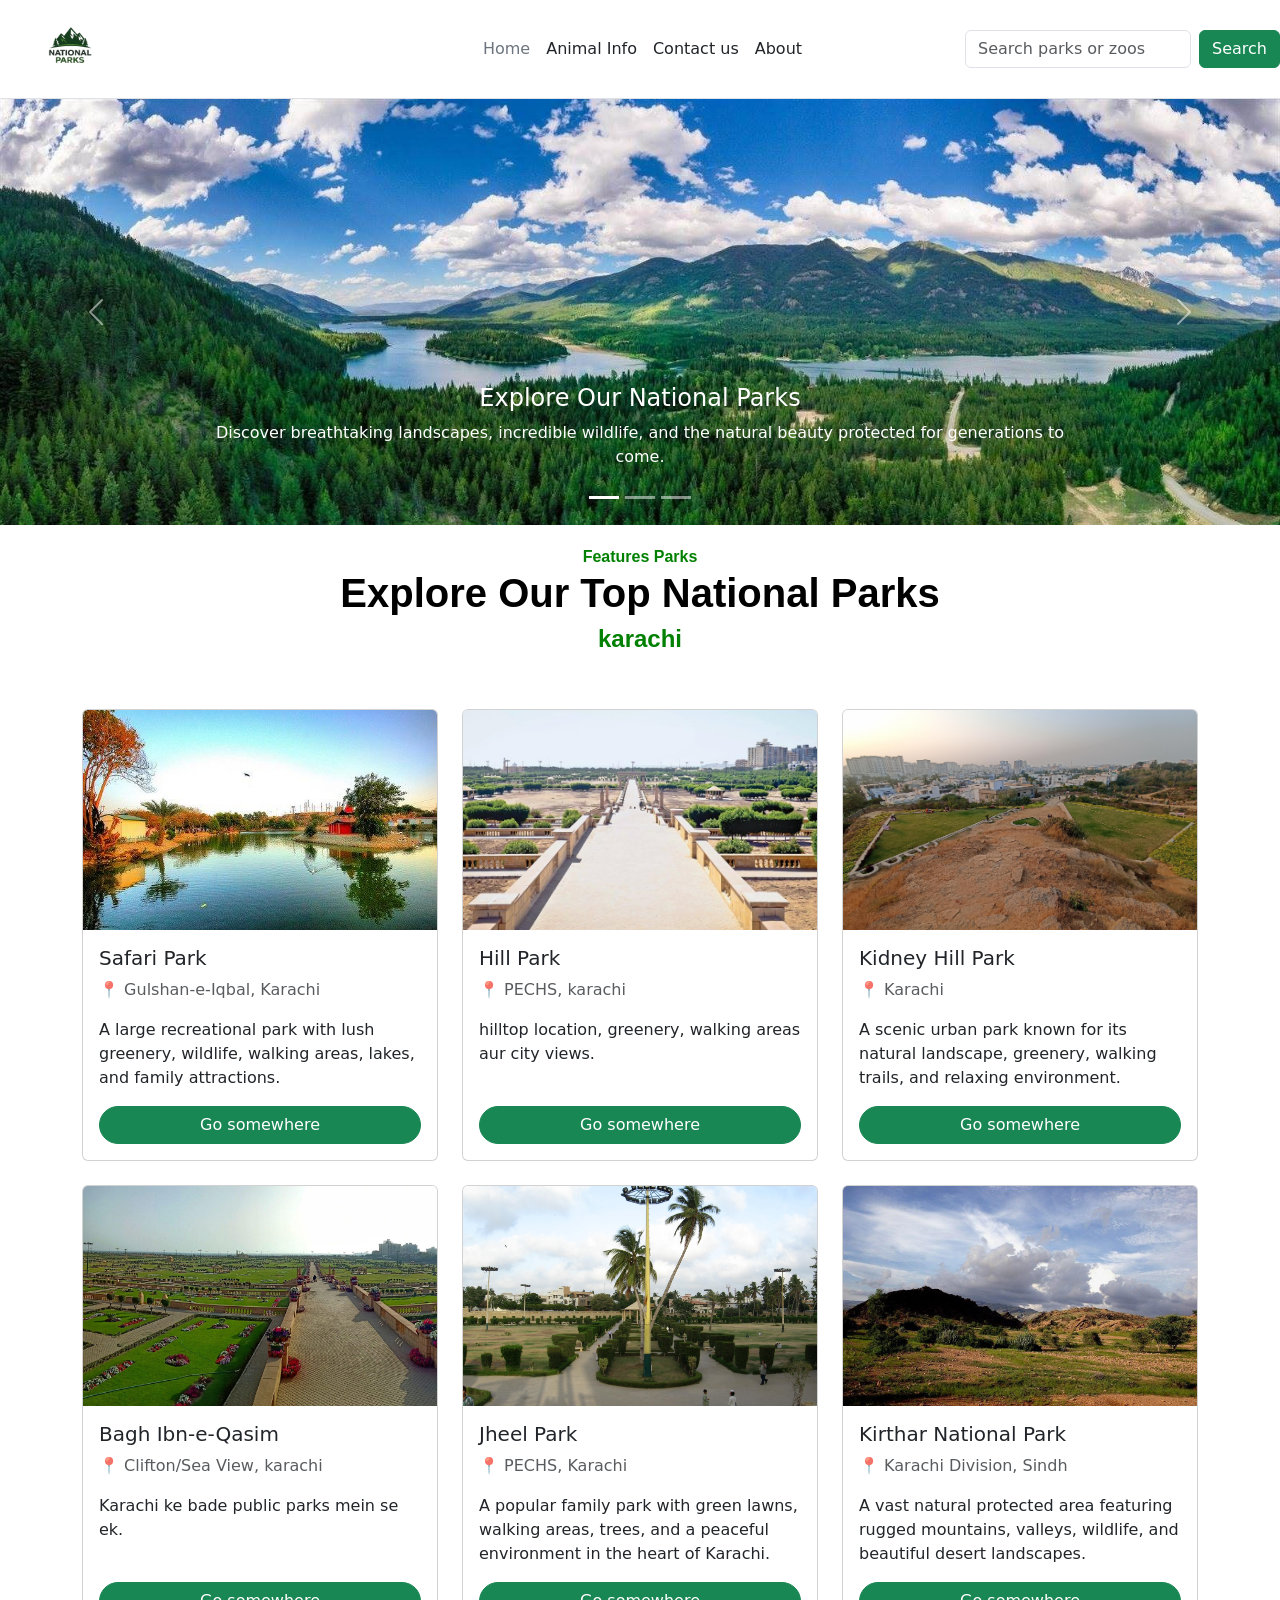
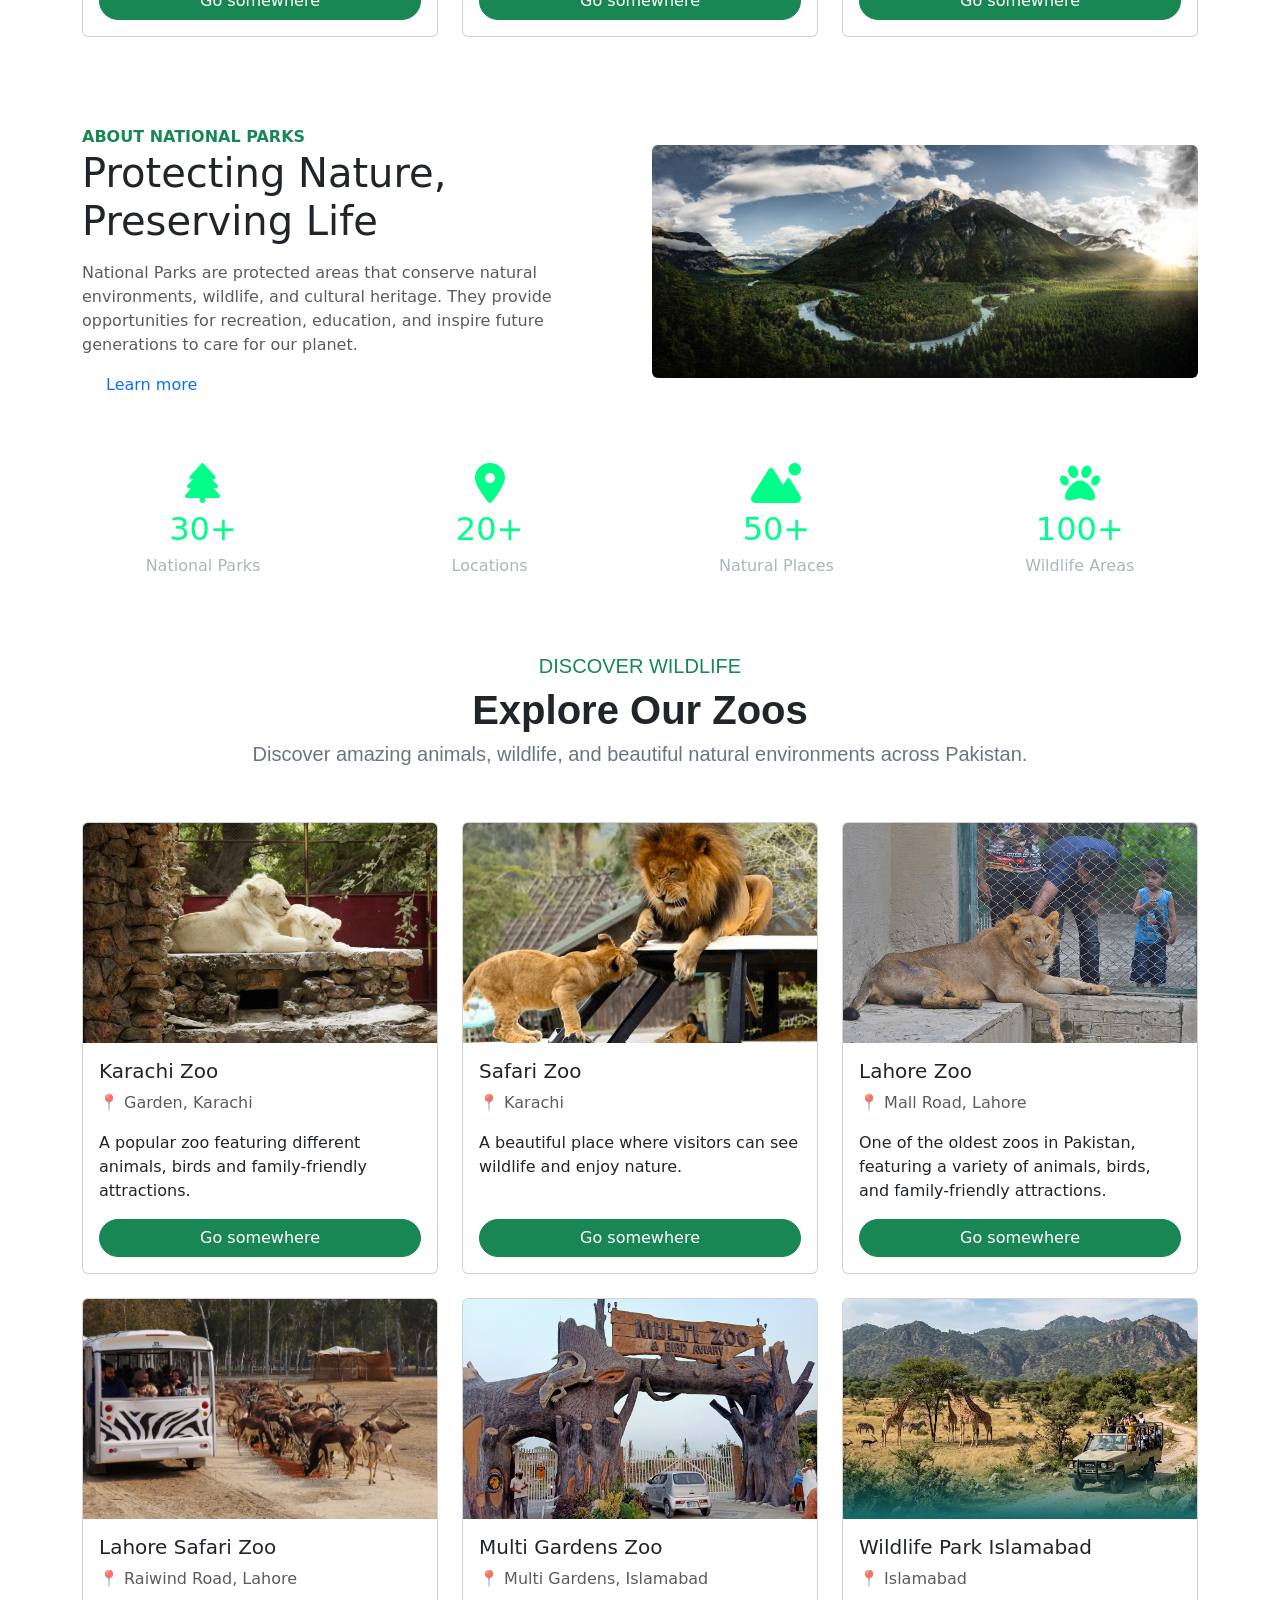
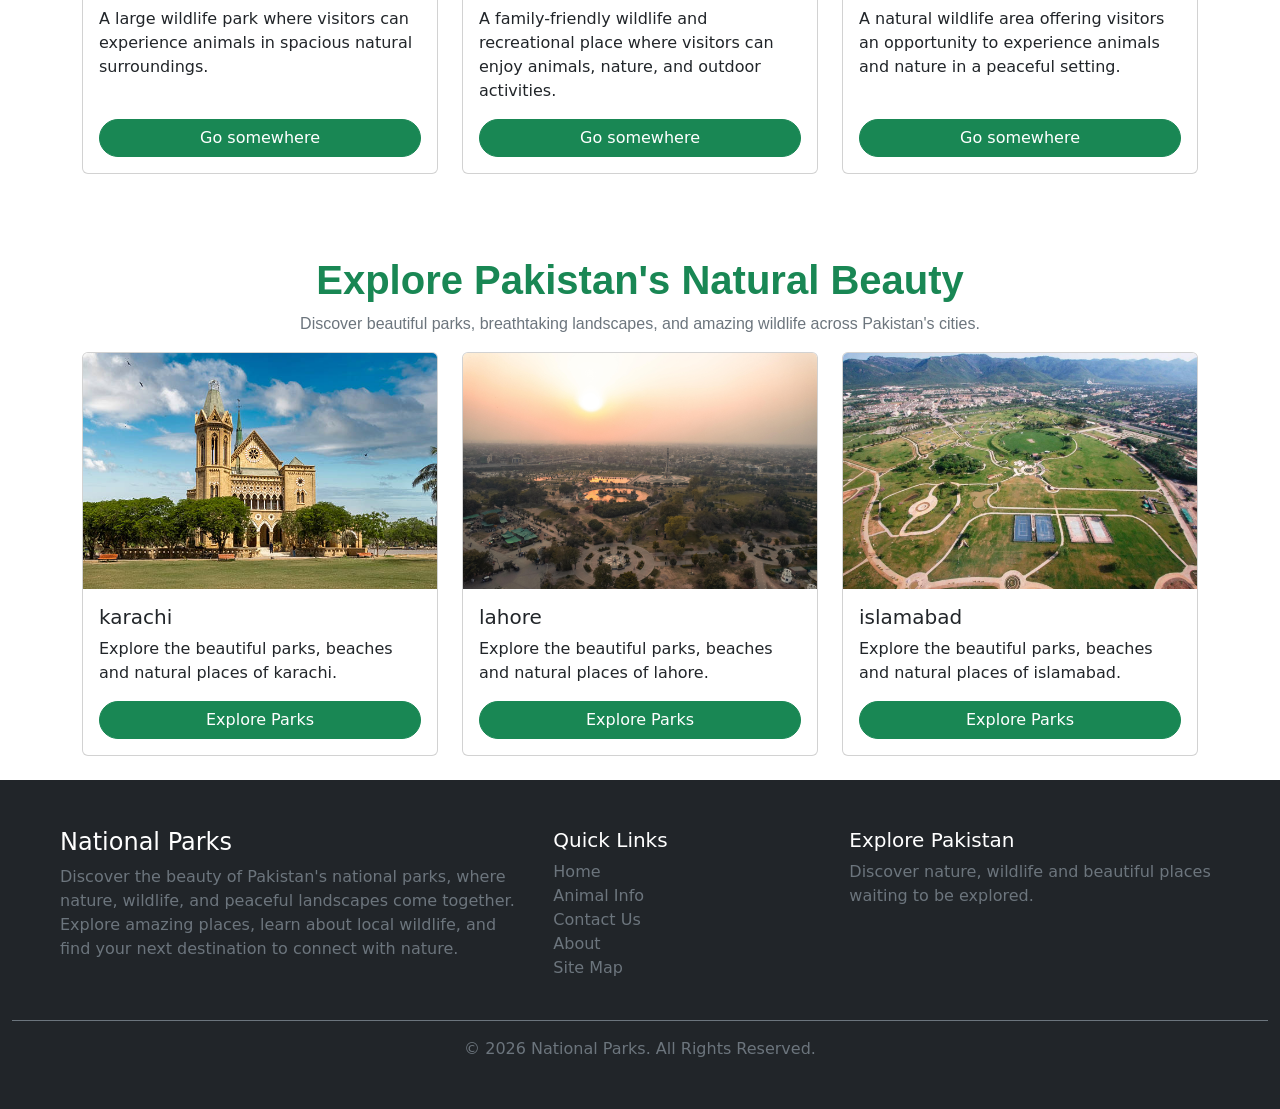
<file: index.html>
<!DOCTYPE html>
<html lang="en">
<head>
   <meta charset="UTF-8">
    <meta name="viewport" content="width=device-width, initial-scale=1.0">
    <title>National Parks of Pakistan | Explore Parks, Wildlife & Nature</title>
    
<meta name="description" content="Explore the national parks of Pakistan, wildlife, zoos, natural landscapes, and beautiful destinations. Discover parks, animals, locations, and Pakistan's natural beauty.">

<meta name="keywords" content="national parks of Pakistan, Pakistan national parks, parks in Pakistan, wildlife Pakistan, zoos in Pakistan, Pakistan wildlife, nature parks Pakistan, tourist places Pakistan, natural places Pakistan, national parks, wildlife parks">

<meta name="author" content="National Parks of Pakistan">

<meta name="robots" content="index, follow">

<meta name="googlebot" content="index, follow">

<meta name="bingbot" content="index, follow">

<meta name="language" content="English">

<meta name="revisit-after" content="7 days">

<meta name="viewport" content="width=device-width, initial-scale=1.0">

<link rel="canonical" href="https://rehanking944994-hash.github.io/THEPARKSOF-I-R-O-P/">
    <link rel="canonical" href="https://yourwebsite.com/">
    <link rel="stylesheet" href="style.css">
    <link href="https://cdn.jsdelivr.net/npm/bootstrap@5.0.2/dist/css/bootstrap.min.css" rel="stylesheet" integrity="sha384-EVSTQN3/azprG1Anm3QDgpJLIm9Nao0Yz1ztcQTwFspd3yD65VohhpuuCOmLASjC" crossorigin="anonymous">
    <link rel="icon" type="image/png" href="images/park.png">
    <link rel="stylesheet" href="https://cdnjs.cloudflare.com/ajax/libs/font-awesome/6.5.2/css/all.min.css">
    <script src="https://code.jquery.com/jquery-3.7.1.min.js"></script>
    <!-- Open Graph -->
    <meta name="google-site-verification" content="GOzbHTpWyHQuHTBPt95FKhTgn1gvZS6dCYOhd2fplWI" />
    <meta property="og:title" content="National Parks of Pakistan | Explore Nature & Wildlife">
    <meta property="og:description" content="Discover Pakistan's national parks, wildlife, zoos, beautiful landscapes, and natural places.">
    <meta property="og:type" content="website">
    <meta property="og:url" content="https://ayanop69opmohibbot-gif.github.io/new-parks/">
    <meta property="og:image" content="images/hero-section-image-3.jpeg">
</head>
<body>
                               <!-- navbar start -->

<header class="d-flex flex-wrap align-items-center justify-content-center justify-content-md-between py-1 border-bottom">
    <a href="" class="d-flex align-items-center col-md-3 mb-2 mb-md-0 text-dark text-decoration-none"> 
        <img src="images/logo.png" alt="National Parks" style="height: 90px; width: 140px; object-fit: contain;">
    </a>
      
    <ul class="nav col-12 col-md-auto mb-2 justify-content-center mb-md-0">
        <li><a href="index.html" class="nav-link px-2 link-secondary">Home</a></li>
        <li><a href="animal.html" class="nav-link px-2 link-dark">Animal Info</a></li>
        <li><a href="contant-us.html" class="nav-link px-2 link-dark">Contact us</a></li>
        <li><a href="About.html" class="nav-link px-2 link-dark">About</a></li>
         
    </ul>

<form class="d-flex">
    <input class="form-control me-2" type="search" id="search" placeholder="Search parks or zoos">
    <button class="btn btn-success" type="submit">
        Search
    </button>
</form>

</header>
                          <!-- navbar end -->


                         <!-- hero section start -->

<div id="carouselExampleCaptions" class="carousel slide" data-bs-ride="carousel">
  <div class="carousel-indicators">
    <button type="button" data-bs-target="#carouselExampleCaptions" data-bs-slide-to="0" class="active" aria-current="true" aria-label="Slide 1"></button>
    <button type="button" data-bs-target="#carouselExampleCaptions" data-bs-slide-to="1" aria-label="Slide 2"></button>
    <button type="button" data-bs-target="#carouselExampleCaptions" data-bs-slide-to="2" aria-label="Slide 3"></button>
  </div>
  <div class="carousel-inner">
    <div class="carousel-item active">
      <img src="images/hero-section-image-3.jpeg" class="d-block w-100" alt="...">
      <div class="carousel-caption d-none d-md-block">
        <h4>Explore Our National Parks</h4>
        <p>Discover breathtaking landscapes, incredible wildlife, and the natural beauty protected for generations to come.</p>
      </div>
    </div>
    <div class="carousel-item">
      <img src="images/hero-section-image-5.jpeg" class="d-block w-100" alt="...">
      <div class="carousel-caption d-none d-md-block">
        <h4>Explore Our National Parks</h4>
        <p>Discover breathtaking landscapes, incredible wildlife, and the natural beauty protected for generations to come.</p>
      </div>
    </div>
    <div class="carousel-item">
      <img src="images/hero-section-image-4.jpeg" class="d-block w-100" alt="...">
      <div class="carousel-caption d-none d-md-block">
        <h4>Explore Our National Parks</h4>
        <p>Discover breathtaking landscapes, incredible wildlife, and the natural beauty protected for generations to come.</p>
      </div>
    </div>
  </div>
  <button class="carousel-control-prev" type="button" data-bs-target="#carouselExampleCaptions" data-bs-slide="prev">
    <span class="carousel-control-prev-icon" aria-hidden="true"></span>
    <span class="visually-hidden">Previous</span>
  </button>
  <button class="carousel-control-next" type="button" data-bs-target="#carouselExampleCaptions" data-bs-slide="next">
    <span class="carousel-control-next-icon" aria-hidden="true"></span>
    <span class="visually-hidden">Next</span>
  </button>
</div>

                         <!-- hero section end -->

                        <!-- massage -->
<center>
<span id="messagesmallh">Features Parks</span>
</center>

<center>
  <h1 id="mainh">Explore Our Top National Parks</h1>
</center>

<center>
  <h4 id="cityh">karachi</h4>
</center>
                        <!-- massage end  -->

                        <!-- parks section   -->

<div class="container py-5">
  <div class="row" id="cardContainer">

  </div>
</div>                         
                        <!-- parks section end  -->

                              <!-- information section  -->

<section class="container py-3">

<div class="row align-items-center">

<div class="col-md-6">

  <span class="text-success fw-bold">ABOUT NATIONAL PARKS</span>
  <h1>Protecting Nature, <br> Preserving Life</h1>
  <p class="text-muted mt-3">
                National Parks are protected areas that conserve
                natural environments, wildlife, and cultural heritage.
                They provide opportunities for recreation, education,
                and inspire future generations to care for our planet.
  </p>
  <a href="About" class="btn-success rounded-pill px-4 mt-2" style="text-decoration: none;">Learn more</a>

</div>

<div class="col-md-6 mt-4 mt-md-0">
  <img src="images/information section image.jpeg" class="img-fluid rounded" alt=" NATIONAL PARKS">
</div>

</div>

</section>
                              
                            <!-- information section end -->


                             <!-- section i dont know it's name -->

<div class="stats">

    <div>
      <i class="fa-solid fa-tree"></i>
        <h2>30+</h2>
        <p>National Parks</p>
    </div>

    <div>
      <i class="fa-solid fa-location-dot"></i>
        <h2>20+</h2>
        <p>Locations</p>
    </div>

    <div>
      <i class="fa-solid fa-mountain-sun"></i>
        <h2>50+</h2>
        <p>Natural Places</p>
    </div>

    <div>
      <i class="fa-solid fa-paw"></i>
        <h2>100+</h2>
        <p>Wildlife Areas</p>
    </div>

</div>

                            <!-- section i dont know it's name end -->

                            <!-- zoo section -->
<center>
  <h5 id="zooheding1">DISCOVER WILDLIFE</h5>
</center>

<center>
  <h1 id="zooheding2">Explore Our Zoos</h1>
</center> 

<center>
  <h5 id="zooheding3">Discover amazing animals, wildlife, and beautiful natural environments across Pakistan.</h5>
</center>




<div class="container py-5">
  <div class="row" id="zooContainer">

  </div>
</div>   

                            <!-- zoo section end -->


                            <!-- category -->
                       
<center>
  <h1 id="secondbigh">Explore Pakistan's Natural Beauty</h1>
</center>  

<center>
  <P id="secondbigp">Discover beautiful parks, breathtaking landscapes, and amazing wildlife across Pakistan's cities.</P>
</center>  
                              

<div class="container mt-3">
<div class="row" id="CategoryListing">

</div>
</div>

                             <!-- category end -->


                             <!-- footer section start  -->

<footer class="container-fluid bg-dark text-white py-5">

    <div class="row px-4 px-md-5">

        <!-- National Parks -->
        <div class="col-12 col-md-5 mb-4">
            <h4>National Parks</h4>

            <p class="text-secondary">
                Discover the beauty of Pakistan's national parks,
                where nature, wildlife, and peaceful landscapes come together.
                Explore amazing places, learn about local wildlife,
                and find your next destination to connect with nature.
            </p>
        </div>


        <!-- Quick Links -->
        <div class="col-12 col-md-3 mb-4"  id="hover">

            <h5>Quick Links</h5>

            <a href="index.html" class="d-block text-secondary text-decoration-none">Home</a>
            <a href="animal.html" class="d-block text-secondary text-decoration-none">Animal Info</a>
            <a href="contant-us.html" class="d-block text-secondary text-decoration-none">Contact Us</a>
            <a href="About.html" class="d-block text-secondary text-decoration-none">About</a>
            <a href="Site-Map.html" class="d-block text-secondary text-decoration-none">Site Map</a>

        </div>


        <!-- Explore Pakistan -->
        <div class="col-12 col-md-4 mb-4">

            <h5>Explore Pakistan</h5>

            <p class="text-secondary">
                Discover nature, wildlife and beautiful
                places waiting to be explored.
            </p>

        </div>

    </div>


    <!-- Bottom -->
    <div class="border-top border-secondary mt-3 pt-3">

        <p class="text-center text-secondary mb-0">
            © 2026 National Parks. All Rights Reserved.
        </p>

    </div>

</footer>

                            
                             <!-- footer section end -->

    <div id="top" style="position:fixed; right:30px; top:50%; display:none; flex-direction:column; gap:20px; background:white; padding:10px 12px;  border-radius:15px;  box-shadow:0 5px 20px rgba(0,0,0,0.20);  ">
      <a href="https://wa.me/03159774961"><i class="fa-brands fa-square-whatsapp fa-2xl" style="color: rgb(99, 230, 190); font-size: 40px;"></i></a>
      <a href="#"><i class="fa-brands fa-youtube fa-2xl" style="color: rgb(230, 99, 113); font-size: 40px;"></i></a>
      <a href="#"><i class="fa-brands fa-instagram fa-2xl" style="color: rgb(225, 48, 108); font-size: 40px;"></i></a>
      <a href="#"><i class="fa-brands fa-facebook fa-2xl" style="color: rgb(24, 119, 242); font-size: 40px;"></i></a>
  </div>

    <script src="script.js"></script>
    <script src="https://cdn.jsdelivr.net/npm/bootstrap@5.0.2/dist/js/bootstrap.bundle.min.js" integrity="sha384-MrcW6ZMFYlzcLA8Nl+NtUVF0sA7MsXsP1UyJoMp4YLEuNSfAP+JcXn/tWtIaxVXM" crossorigin="anonymous"></script>
</body>
</html>
</file>
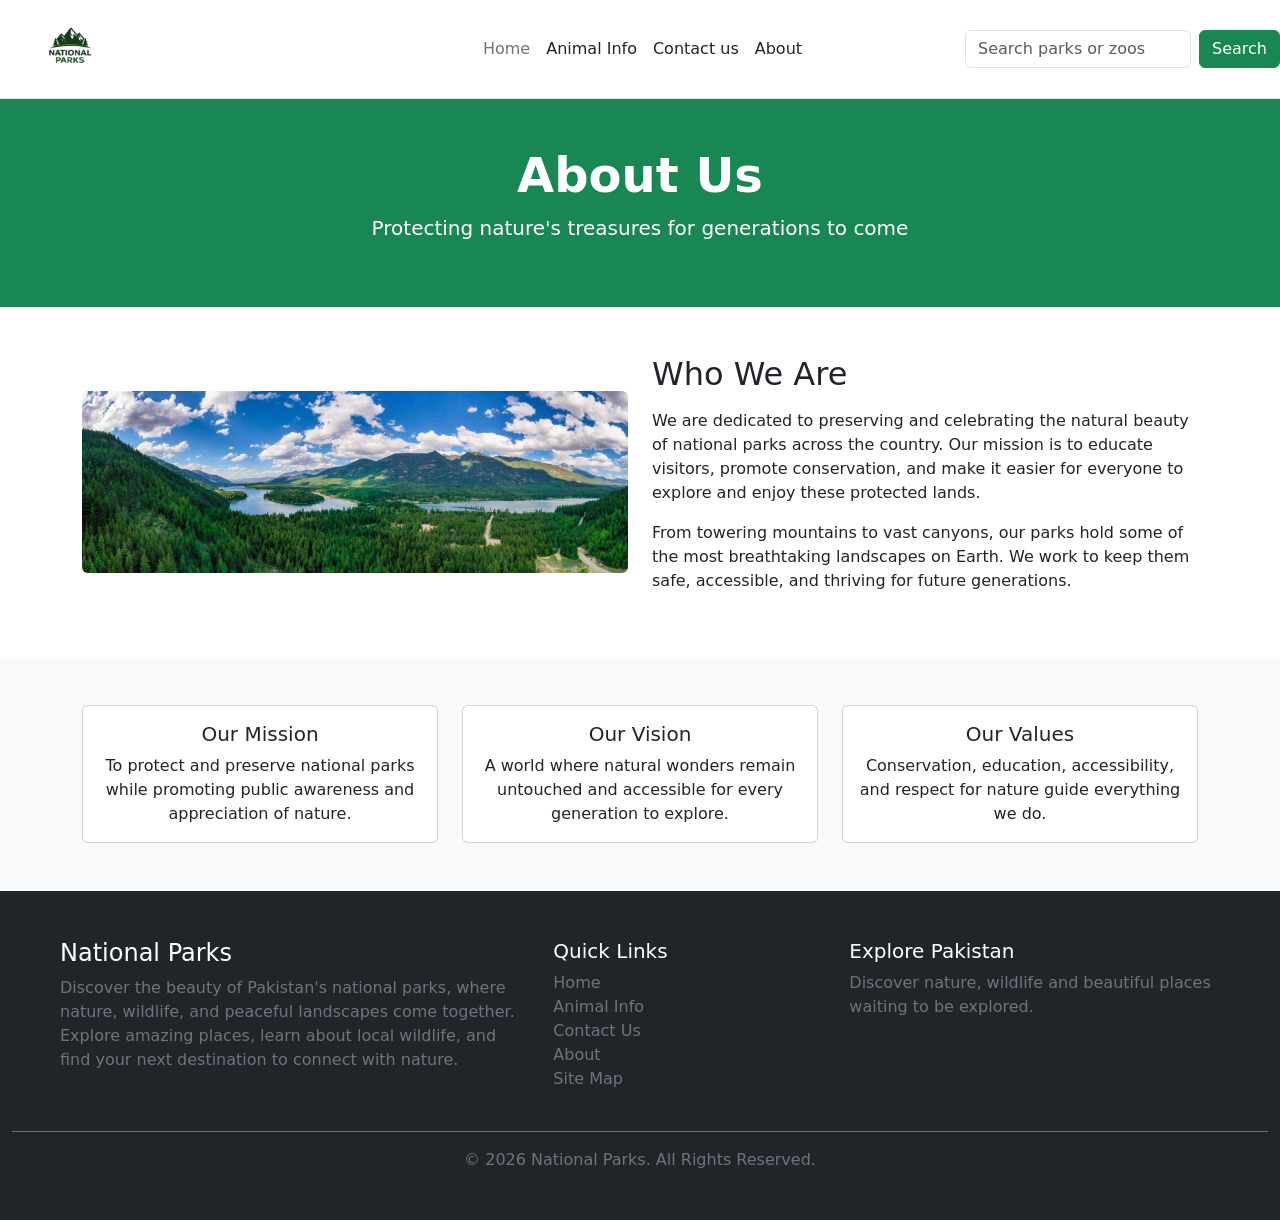
<file: About.html>
<!DOCTYPE html>
<html lang="en">
<head>
  <meta charset="UTF-8">
  <meta name="viewport" content="width=device-width, initial-scale=1.0">
  <title>About Us - National Parks</title>
  <link href="https://cdn.jsdelivr.net/npm/bootstrap@5.3.3/dist/css/bootstrap.min.css" rel="stylesheet">
   <link rel="icon" type="images/park.png" href="images/park.png">
 <link rel="stylesheet" href="animal.css">
</head>
<body>

  

<header class="d-flex flex-wrap align-items-center justify-content-center justify-content-md-between py-1 border-bottom">
    <a href="" class="d-flex align-items-center col-md-3 mb-2 mb-md-0 text-dark text-decoration-none"> 
        <img src="images/logo.png" alt="National Parks" style="height: 90px; width: 140px; object-fit: contain;">
    </a>
      
    <ul class="nav col-12 col-md-auto mb-2 justify-content-center mb-md-0">
        <li><a href="index.html" class="nav-link px-2 link-secondary">Home</a></li>
        <li><a href="animal.html" class="nav-link px-2 link-dark">Animal Info</a></li>
        <li><a href="contant-us.html" class="nav-link px-2 link-dark">Contact us</a></li>
        <li><a href="About.html" class="nav-link px-2 link-dark">About</a></li>
         
    </ul>

<form class="d-flex">
    <input class="form-control me-2" type="search" id="search" placeholder="Search parks or zoos">
    <button class="btn btn-success" type="submit">
        Search
    </button>
</form>

</header>
                          <!-- navbar end -->



  <!-- Page Header -->
  <div class="bg-success text-white text-center py-5">
    <div class="container">
      <h1 class="display-5 fw-bold">About Us</h1>
      <p class="lead">Protecting nature's treasures for generations to come</p>
    </div>
  </div>

  <!-- Intro Section -->
  <div class="container my-5">
    <div class="row align-items-center g-4">
      <div class="col-lg-6">
        <img src="images/hero-section-image-3.jpeg" class="img-fluid rounded" alt="National Park landscape">
      </div>
      <div class="col-lg-6">
        <h2 class="mb-3">Who We Are</h2>
        <p>
          We are dedicated to preserving and celebrating the natural beauty of national parks
          across the country. Our mission is to educate visitors, promote conservation, and
          make it easier for everyone to explore and enjoy these protected lands.
        </p>
        <p>
          From towering mountains to vast canyons, our parks hold some of the most breathtaking
          landscapes on Earth. We work to keep them safe, accessible, and thriving for future
          generations.
        </p>
      </div>
    </div>
  </div>

  <!-- Mission / Vision / Values -->
  <div class="bg-light py-5">
    <div class="container">
      <div class="row g-4 text-center">
        <div class="col-md-4">
          <div class="card h-100">
            <div class="card-body">
              <h5 class="card-title">Our Mission</h5>
              <p class="card-text">To protect and preserve national parks while promoting public
                awareness and appreciation of nature.</p>
            </div>
          </div>
        </div>
        <div class="col-md-4">
          <div class="card h-100">
            <div class="card-body">
              <h5 class="card-title">Our Vision</h5>
              <p class="card-text">A world where natural wonders remain untouched and accessible
                for every generation to explore.</p>
            </div>
          </div>
        </div>
        <div class="col-md-4">
          <div class="card h-100">
            <div class="card-body">
              <h5 class="card-title">Our Values</h5>
              <p class="card-text">Conservation, education, accessibility, and respect for
                nature guide everything we do.</p>
            </div>
          </div>
        </div>
      </div>
    </div>
  </div>

  <!-- footer section start  -->

<footer class="container-fluid bg-dark text-white py-5">

    <div class="row px-4 px-md-5">

        <!-- National Parks -->
        <div class="col-12 col-md-5 mb-4">
            <h4>National Parks</h4>

            <p class="text-secondary">
                Discover the beauty of Pakistan's national parks,
                where nature, wildlife, and peaceful landscapes come together.
                Explore amazing places, learn about local wildlife,
                and find your next destination to connect with nature.
            </p>
        </div>


        <!-- Quick Links -->
        <div class="col-12 col-md-3 mb-4"  id="hover">

            <h5>Quick Links</h5>

            <a href="index.html" class="d-block text-secondary text-decoration-none">Home</a>
            <a href="animal.html" class="d-block text-secondary text-decoration-none">Animal Info</a>
            <a href="contant-us.html" class="d-block text-secondary text-decoration-none">Contact Us</a>
            <a href="About.html" class="d-block text-secondary text-decoration-none">About</a>
            <a href="Site-Map.html" class="d-block text-secondary text-decoration-none">Site Map</a>

        </div>


        <!-- Explore Pakistan -->
        <div class="col-12 col-md-4 mb-4">

            <h5>Explore Pakistan</h5>

            <p class="text-secondary">
                Discover nature, wildlife and beautiful
                places waiting to be explored.
            </p>

        </div>

    </div>


    <!-- Bottom -->
    <div class="border-top border-secondary mt-3 pt-3">

        <p class="text-center text-secondary mb-0">
            © 2026 National Parks. All Rights Reserved.
        </p>

    </div>

</footer>

                            
                             <!-- footer section end -->

  <script src="https://cdn.jsdelivr.net/npm/bootstrap@5.3.3/dist/js/bootstrap.bundle.min.js"></script>
</body>
</html>
</file>
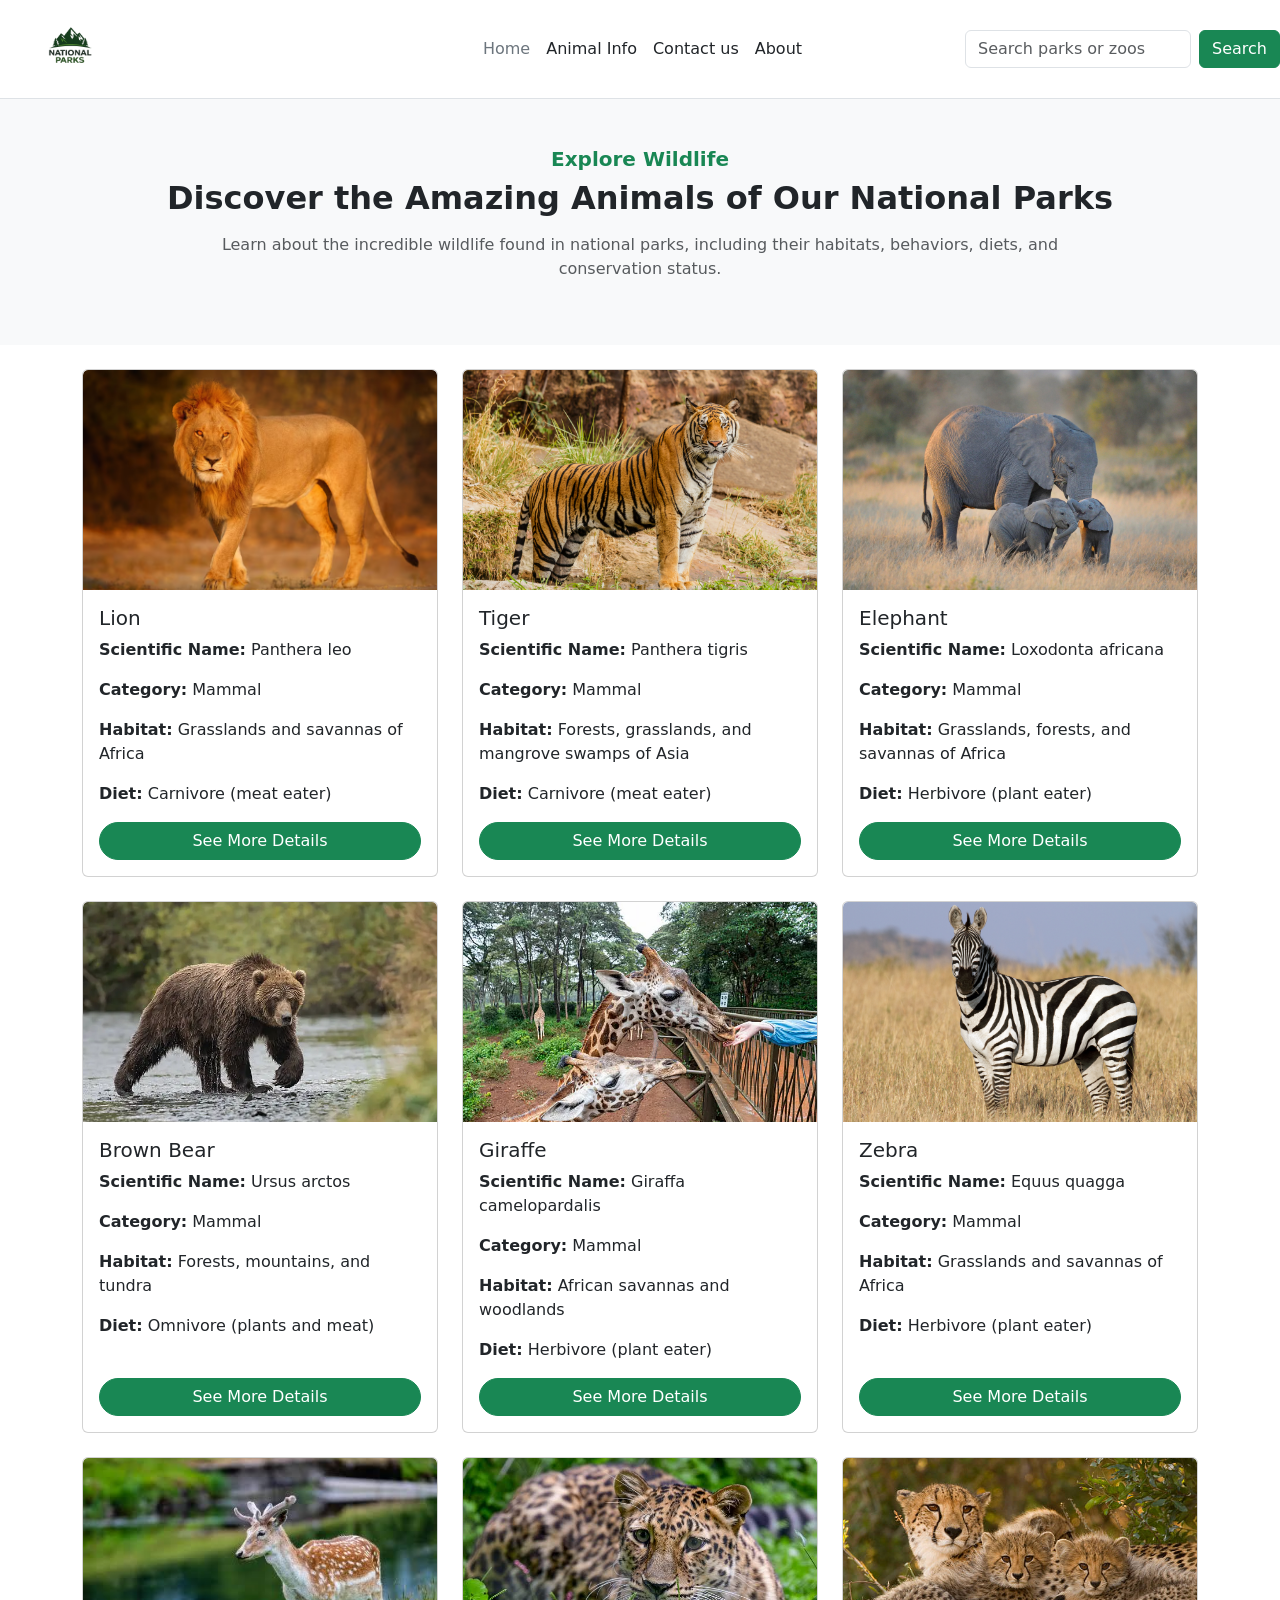
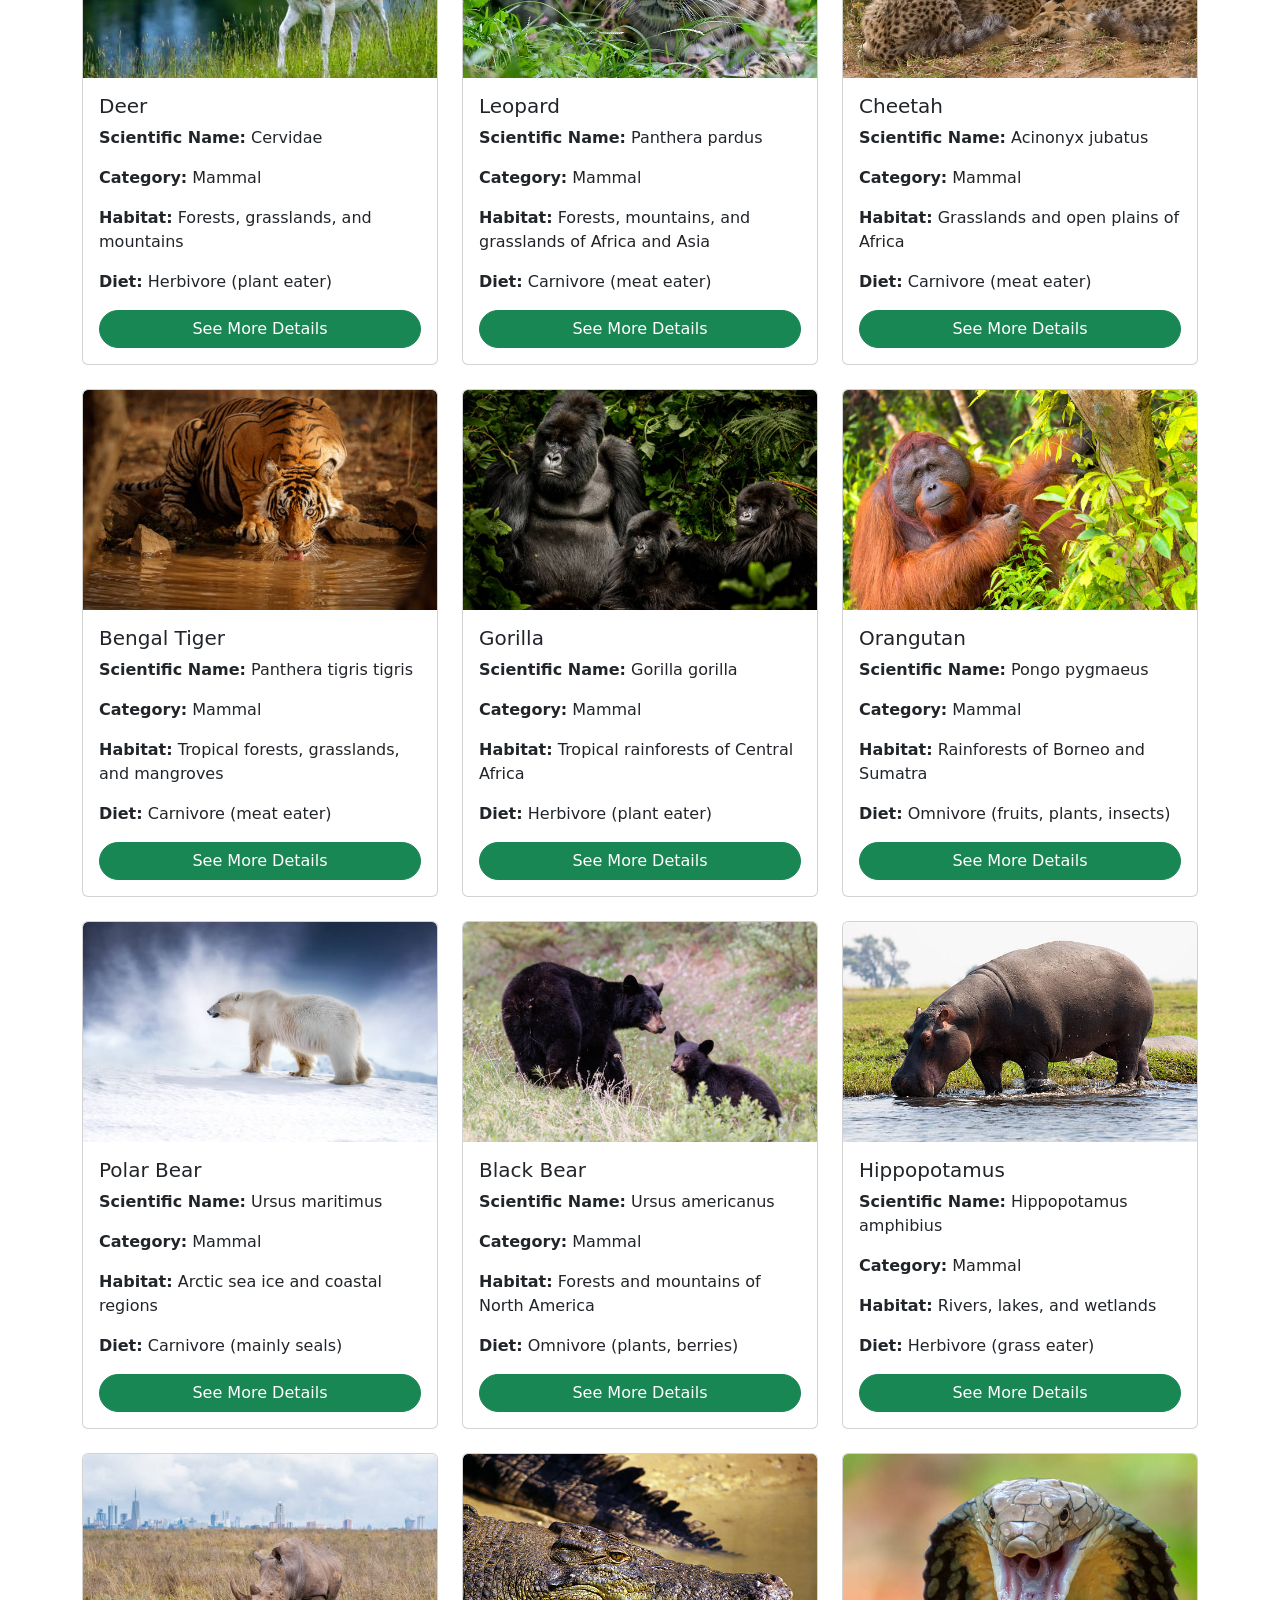
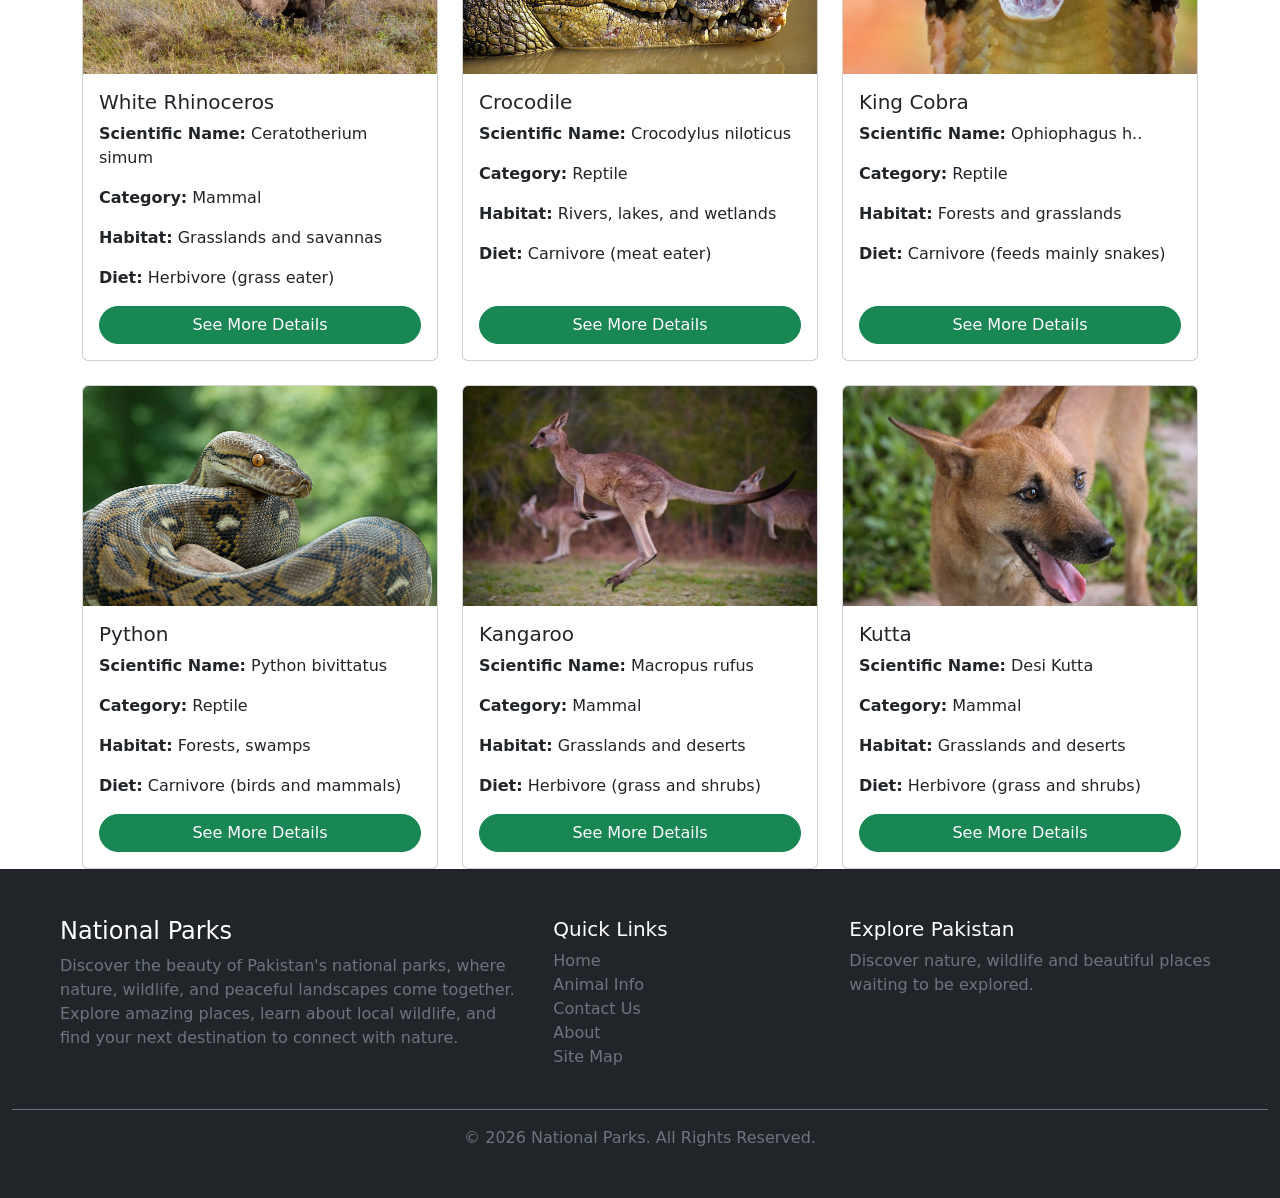
<file: animal.html>
<!DOCTYPE html>
<html lang="en">
<head>
    <meta charset="UTF-8">
    <meta name="viewport" content="width=device-width, initial-scale=1.0">
    <title>National Parks</title>
    <link rel="stylesheet" href="animal.css">
    <link href="https://cdn.jsdelivr.net/npm/bootstrap@5.0.2/dist/css/bootstrap.min.css" rel="stylesheet" integrity="sha384-EVSTQN3/azprG1Anm3QDgpJLIm9Nao0Yz1ztcQTwFspd3yD65VohhpuuCOmLASjC" crossorigin="anonymous">
    <link rel="icon" type="images/park.png" href="images/park.png">
    <link rel="stylesheet" href="https://cdnjs.cloudflare.com/ajax/libs/font-awesome/6.5.2/css/all.min.css">
    <script src="https://code.jquery.com/jquery-3.7.1.min.js"></script>
</head>
<body>
                               <!-- navbar start -->

<header class="d-flex flex-wrap align-items-center justify-content-center justify-content-md-between py-1 border-bottom">
    <a href="" class="d-flex align-items-center col-md-3 mb-2 mb-md-0 text-dark text-decoration-none"> 
        <img src="animal-pictures/logo.png" alt="National Parks" style="height: 90px; width: 140px; object-fit: contain;">
    </a>
      
    <ul class="nav col-12 col-md-auto mb-2 justify-content-center mb-md-0">
        <li><a href="index.html" class="nav-link px-2 link-secondary">Home</a></li>
        <li><a href="animal.html" class="nav-link px-2 link-dark">Animal Info</a></li>
        <li><a href="contant-us.html" class="nav-link px-2 link-dark">Contact us</a></li>
        <li><a href="About.html" class="nav-link px-2 link-dark">About</a></li>
         
    </ul>

<form class="d-flex">
    <input class="form-control me-2" type="search" id="search" placeholder="Search parks or zoos">
    <button class="btn btn-success" type="submit">
        Search
    </button>
</form>

</header>
                          <!-- navbar end -->

        

<section class="py-5 bg-light">
    <div class="container text-center">
        <h5 class="text-success fw-bold">Explore Wildlife</h5>

        <h2 class="fw-bold mb-3">
            Discover the Amazing Animals of Our National Parks
        </h2>

        <p class="text-muted w-75 mx-auto">
            Learn about the incredible wildlife found in national parks,
            including their habitats, behaviors, diets, and conservation status.
        </p>
    </div>
</section>

<div id="animals" class="container mt-4">
    <div class="row g-4"></div>
</div>
        


 <!-- footer section start  -->

<footer class="container-fluid bg-dark text-white py-5">

    <div class="row px-4 px-md-5">

        <!-- National Parks -->
        <div class="col-12 col-md-5 mb-4">
            <h4>National Parks</h4>

            <p class="text-secondary">
                Discover the beauty of Pakistan's national parks,
                where nature, wildlife, and peaceful landscapes come together.
                Explore amazing places, learn about local wildlife,
                and find your next destination to connect with nature.
            </p>
        </div>


        <!-- Quick Links -->
        <div class="col-12 col-md-3 mb-4"  id="hover">

            <h5>Quick Links</h5>

            <a href="index.html" class="d-block text-secondary text-decoration-none">Home</a>
            <a href="animal.html" class="d-block text-secondary text-decoration-none">Animal Info</a>
            <a href="contant-us.html" class="d-block text-secondary text-decoration-none">Contact Us</a>
            <a href="About.html" class="d-block text-secondary text-decoration-none">About</a>
            <a href="Site-Map.html" class="d-block text-secondary text-decoration-none">Site Map</a>

        </div>


        <!-- Explore Pakistan -->
        <div class="col-12 col-md-4 mb-4">

            <h5>Explore Pakistan</h5>

            <p class="text-secondary">
                Discover nature, wildlife and beautiful
                places waiting to be explored.
            </p>

        </div>

    </div>


    <!-- Bottom -->
    <div class="border-top border-secondary mt-3 pt-3">

        <p class="text-center text-secondary mb-0">
            © 2026 National Parks. All Rights Reserved.
        </p>

    </div>

</footer>

                            
                             <!-- footer section end -->


    <script src="animal.js"></script>
     <script src="https://cdn.jsdelivr.net/npm/bootstrap@5.0.2/dist/js/bootstrap.bundle.min.js" integrity="sha384-MrcW6ZMFYlzcLA8Nl+NtUVF0sA7MsXsP1UyJoMp4YLEuNSfAP+JcXn/tWtIaxVXM" crossorigin="anonymous"></script>
</body>

</html>
</file>
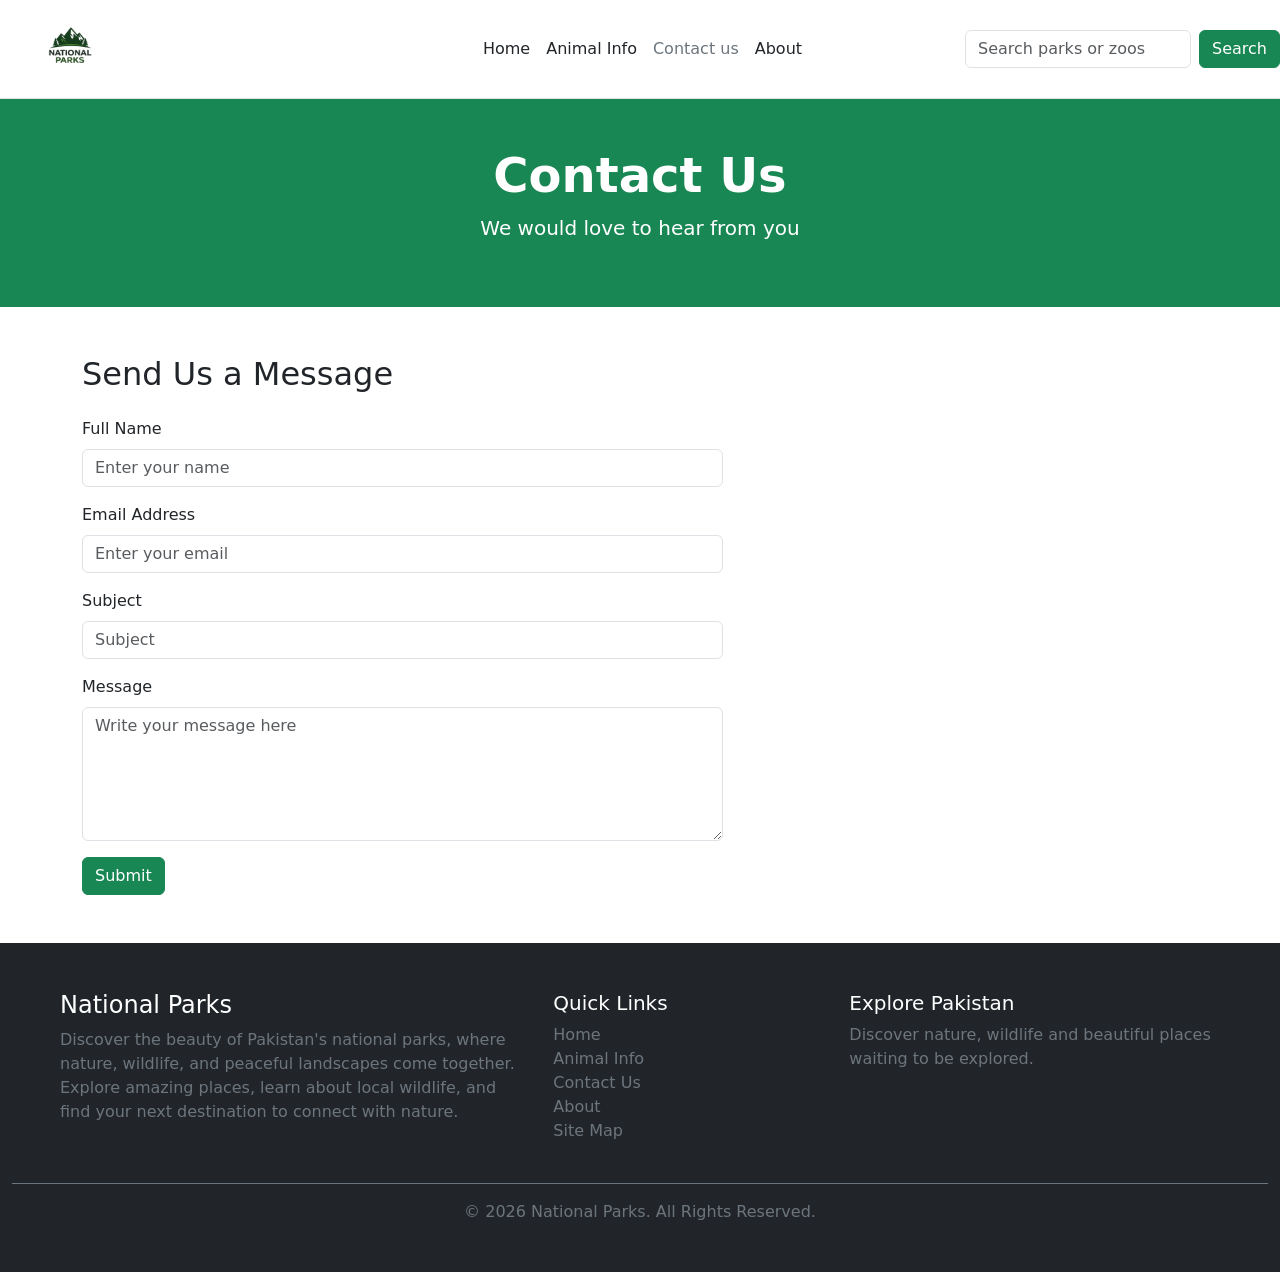
<file: contant-us.html>
<!DOCTYPE html>
<html lang="en">
<head>
  <meta charset="UTF-8">
  <meta name="viewport" content="width=device-width, initial-scale=1.0">
  <title>Contact Us - National Parks</title>
  <link rel="icon" type="images/park.png" href="images/park.png">
  <link href="https://cdn.jsdelivr.net/npm/bootstrap@5.3.3/dist/css/bootstrap.min.css" rel="stylesheet">
  <link rel="stylesheet" href="animal.css">
</head>
<body>

<!-- navbar start -->

<header class="d-flex flex-wrap align-items-center justify-content-center justify-content-md-between py-1 border-bottom">
    <a href="index.html" class="d-flex align-items-center col-md-3 mb-2 mb-md-0 text-dark text-decoration-none"> 
        <img src="images/logo.png" alt="National Parks" style="height: 90px; width: 140px; object-fit: contain;">
    </a>
      
    <ul class="nav col-12 col-md-auto mb-2 justify-content-center mb-md-0">
        <li><a href="index.html" class="nav-link px-2 link-dark">Home</a></li>
        <li><a href="animal.html" class="nav-link px-2 link-dark">Animal Info</a></li>
        <li><a href="contant-us.html" class="nav-link px-2 link-secondary">Contact us</a></li>
        <li><a href="About.html" class="nav-link px-2 link-dark">About</a></li>
    </ul>

    <form class="d-flex">
        <input class="form-control me-2" type="search" id="search" placeholder="Search parks or zoos">
        <button class="btn btn-success" type="submit">Search</button>
    </form>
</header>

<!-- navbar end -->

<!-- Page Header -->

<div class="bg-success text-white text-center py-5">
    <div class="container">
        <h1 class="display-5 fw-bold">Contact Us</h1>
        <p class="lead">We would love to hear from you</p>
    </div>
</div>

<!-- Contact Section -->

<div class="container my-5">
    <div class="row g-4">
        <!-- Contact Form -->
        <div class="col-lg-7">
            <h2 class="mb-4">Send Us a Message</h2>
            <form>
                <div class="mb-3">
                    <label for="name" class="form-label">Full Name</label>
                    <input type="text" class="form-control" id="name" placeholder="Enter your name">
                </div>
                <div class="mb-3">
                    <label for="email" class="form-label">Email Address</label>
                    <input type="email" class="form-control" id="email" placeholder="Enter your email">
                </div>
                <div class="mb-3">
                    <label for="subject" class="form-label">Subject</label>
                    <input type="text" class="form-control" id="subject" placeholder="Subject">
                </div>
                <div class="mb-3">
                    <label for="message" class="form-label">Message</label>
                    <textarea class="form-control" id="message" rows="5" placeholder="Write your message here"></textarea>
                </div>
                <button type="submit" class="btn btn-success">Submit</button>
            </form>
        </div>
    </div>
</div>

<!-- footer section start -->

<footer class="container-fluid bg-dark text-white py-5">
    <div class="row px-4 px-md-5">
        <!-- National Parks -->
        <div class="col-12 col-md-5 mb-4">
            <h4>National Parks</h4>
            <p class="text-secondary">
                Discover the beauty of Pakistan's national parks,
                where nature, wildlife, and peaceful landscapes come together.
                Explore amazing places, learn about local wildlife,
                and find your next destination to connect with nature.
            </p>
        </div>

        <!-- Quick Links -->
        <div class="col-12 col-md-3 mb-4" id="hover">
            <h5>Quick Links</h5>
            <a href="index.html" class="d-block text-secondary text-decoration-none">Home</a>
            <a href="animal.html" class="d-block text-secondary text-decoration-none">Animal Info</a>
            <a href="contant-us.html" class="d-block text-secondary text-decoration-none">Contact Us</a>
            <a href="About.html" class="d-block text-secondary text-decoration-none">About</a>
            <a href="Site-Map.html" class="d-block text-secondary text-decoration-none">Site Map</a>
        </div>

        <!-- Explore Pakistan -->
        <div class="col-12 col-md-4 mb-4">
            <h5>Explore Pakistan</h5>
            <p class="text-secondary">
                Discover nature, wildlife and beautiful places waiting to be explored.
            </p>
        </div>
    </div>

    <!-- Bottom -->

    <div class="border-top border-secondary mt-3 pt-3">
        <p class="text-center text-secondary mb-0">
            © 2026 National Parks. All Rights Reserved.
        </p>
    </div>
</footer>

<!-- footer section end -->

<script src="https://cdn.jsdelivr.net/npm/bootstrap@5.3.3/dist/js/bootstrap.bundle.min.js"></script>
</body>
</html>
</file>
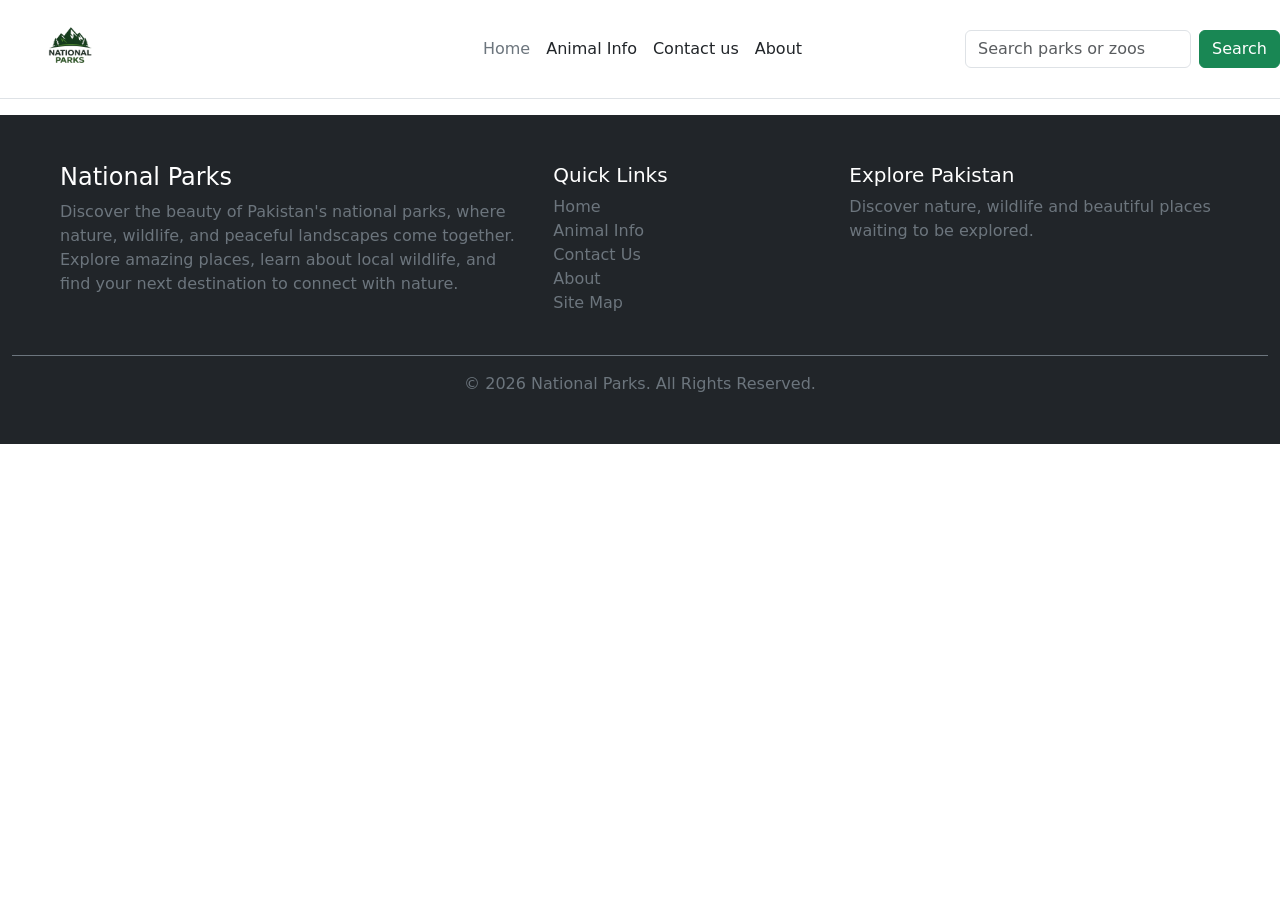
<file: parks.html>
<!DOCTYPE html>
<html lang="en">
<head>
    <meta charset="UTF-8">
    <meta name="viewport" content="width=device-width, initial-scale=1.0">
    <title>National Parks</title>
    <link rel="stylesheet" href="style.css">
    <link href="https://cdn.jsdelivr.net/npm/bootstrap@5.0.2/dist/css/bootstrap.min.css" rel="stylesheet" integrity="sha384-EVSTQN3/azprG1Anm3QDgpJLIm9Nao0Yz1ztcQTwFspd3yD65VohhpuuCOmLASjC" crossorigin="anonymous">
    <link rel="icon" type="images/park.png" href="images/park.png">
    <link rel="stylesheet" href="https://cdnjs.cloudflare.com/ajax/libs/font-awesome/6.5.2/css/all.min.css">
    <script src="https://code.jquery.com/jquery-3.7.1.min.js"></script>
</head>
<body>
                               <!-- navbar start -->

<header class="d-flex flex-wrap align-items-center justify-content-center justify-content-md-between py-1 border-bottom">
    <a href="" class="d-flex align-items-center col-md-3 mb-2 mb-md-0 text-dark text-decoration-none"> 
        <img src="images/logo.png" alt="National Parks" style="height: 90px; width: 140px; object-fit: contain;">
    </a>
      
    <ul class="nav col-12 col-md-auto mb-2 justify-content-center mb-md-0">
        <li><a href="index.html" class="nav-link px-2 link-secondary">Home</a></li>
        <li><a href="animal.html" class="nav-link px-2 link-dark">Animal Info</a></li>
        <li><a href="contant-us.html" class="nav-link px-2 link-dark">Contact us</a></li>
        <li><a href="About.html" class="nav-link px-2 link-dark">About</a></li>
         
    </ul>

<form class="d-flex">
    <input class="form-control me-2" type="search" id="search" placeholder="Search parks or zoos">
    <button class="btn btn-success" type="submit">
        Search
    </button>
</form>

</header>
                          <!-- navbar end -->


<div class="container mt-3">
<div class="row" id="categoryParks">

</div>
</div>


   <!-- footer section start  -->

<footer class="container-fluid bg-dark text-white py-5">

    <div class="row px-4 px-md-5">

        <!-- National Parks -->
        <div class="col-12 col-md-5 mb-4">
            <h4>National Parks</h4>

            <p class="text-secondary">
                Discover the beauty of Pakistan's national parks,
                where nature, wildlife, and peaceful landscapes come together.
                Explore amazing places, learn about local wildlife,
                and find your next destination to connect with nature.
            </p>
        </div>


        <!-- Quick Links -->
        <div class="col-12 col-md-3 mb-4"  id="hover">

            <h5>Quick Links</h5>

            <a href="index.html" class="d-block text-secondary text-decoration-none">Home</a>
            <a href="animal.html" class="d-block text-secondary text-decoration-none">Animal Info</a>
            <a href="contant-us.html" class="d-block text-secondary text-decoration-none">Contact Us</a>
            <a href="About.html" class="d-block text-secondary text-decoration-none">About</a>
            <a href="Site-Map.html" class="d-block text-secondary text-decoration-none">Site Map</a>

        </div>


        <!-- Explore Pakistan -->
        <div class="col-12 col-md-4 mb-4">

            <h5>Explore Pakistan</h5>

            <p class="text-secondary">
                Discover nature, wildlife and beautiful
                places waiting to be explored.
            </p>

        </div>

    </div>


    <!-- Bottom -->
    <div class="border-top border-secondary mt-3 pt-3">

        <p class="text-center text-secondary mb-0">
            © 2026 National Parks. All Rights Reserved.
        </p>

    </div>

</footer>

                            
                             <!-- footer section end -->


 <script src="script.js"></script>
    <script src="https://cdn.jsdelivr.net/npm/bootstrap@5.0.2/dist/js/bootstrap.bundle.min.js" integrity="sha384-MrcW6ZMFYlzcLA8Nl+NtUVF0sA7MsXsP1UyJoMp4YLEuNSfAP+JcXn/tWtIaxVXM" crossorigin="anonymous"></script>
</body>
</html>
</file>
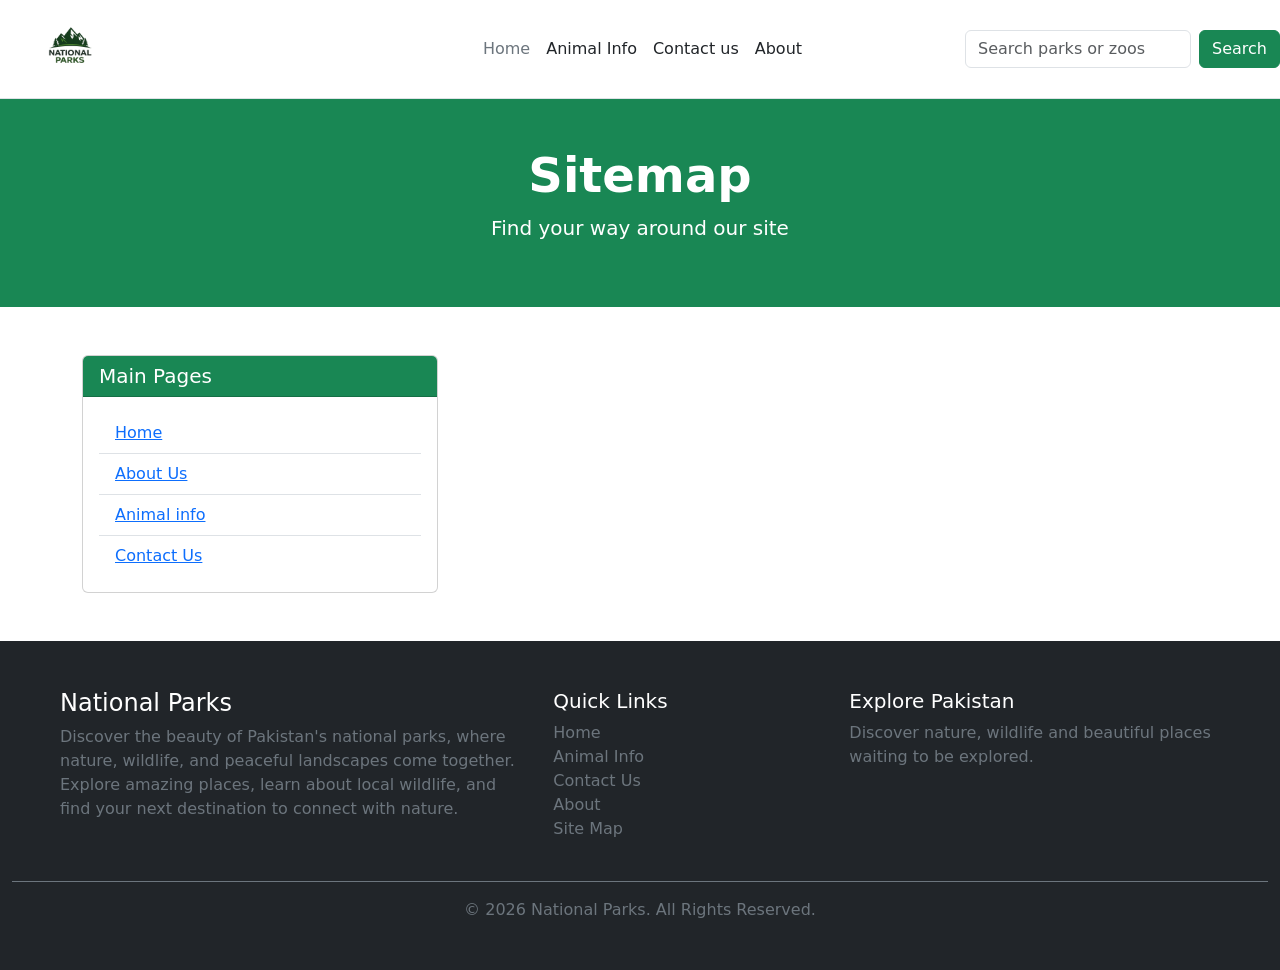
<file: Site-Map.html>
<!DOCTYPE html>
<html lang="en">
<head>
  <meta charset="UTF-8">
  <meta name="viewport" content="width=device-width, initial-scale=1.0">
  <title>Sitemap - National Parks</title>
  <link href="https://cdn.jsdelivr.net/npm/bootstrap@5.3.3/dist/css/bootstrap.min.css" rel="stylesheet">
  <link rel="icon" type="images/park.png" href="images/park.png">
   <link rel="stylesheet" href="style.css">
</head>
<body>

   <!-- navbar start -->

<header class="d-flex flex-wrap align-items-center justify-content-center justify-content-md-between py-1 border-bottom">
    <a href="" class="d-flex align-items-center col-md-3 mb-2 mb-md-0 text-dark text-decoration-none"> 
        <img src="images/logo.png" alt="National Parks" style="height: 90px; width: 140px; object-fit: contain;">
    </a>
      
    <ul class="nav col-12 col-md-auto mb-2 justify-content-center mb-md-0">
        <li><a href="index.html" class="nav-link px-2 link-secondary">Home</a></li>
        <li><a href="animal.html" class="nav-link px-2 link-dark">Animal Info</a></li>
        <li><a href="contant-us.html" class="nav-link px-2 link-dark">Contact us</a></li>
        <li><a href="About.html" class="nav-link px-2 link-dark">About</a></li>
         
    </ul>

<form class="d-flex">
    <input class="form-control me-2" type="search" id="search" placeholder="Search parks or zoos">
    <button class="btn btn-success" type="submit">
        Search
    </button>
</form>

</header>
                          <!-- navbar end -->



  <!-- Page Header -->
  <div class="bg-success text-white text-center py-5">
    <div class="container">
      <h1 class="display-5 fw-bold">Sitemap</h1>
      <p class="lead">Find your way around our site</p>
    </div>
  </div>

  <!-- Sitemap Section -->
  <div class="container my-5">
    <div class="row g-4">

      <!-- Main Pages -->
      <div class="col-md-4">
        <div class="card h-100">
          <div class="card-header bg-success text-white">
            <h5 class="mb-0">Main Pages</h5>
          </div>
          <div class="card-body">
            <ul class="list-group list-group-flush">
              <li class="list-group-item"><a href="index.html">Home</a></li>
              <li class="list-group-item"><a href="About.html">About Us</a></li>
              
              <li class="list-group-item"><a href="animal.html">Animal info</a></li>
              <li class="list-group-item"><a href="contant-us.html">Contact Us</a></li>
            </ul>
          </div>
        </div>
      </div>

  

     
    </div>
  </div>

  
                             <!-- footer section start  -->

<footer class="container-fluid bg-dark text-white py-5">

    <div class="row px-4 px-md-5">

        <!-- National Parks -->
        <div class="col-12 col-md-5 mb-4">
            <h4>National Parks</h4>

            <p class="text-secondary">
                Discover the beauty of Pakistan's national parks,
                where nature, wildlife, and peaceful landscapes come together.
                Explore amazing places, learn about local wildlife,
                and find your next destination to connect with nature.
            </p>
        </div>


        <!-- Quick Links -->
        <div class="col-12 col-md-3 mb-4"  id="hover">

            <h5>Quick Links</h5>

            <a href="index.html" class="d-block text-secondary text-decoration-none">Home</a>
            <a href="animal.html" class="d-block text-secondary text-decoration-none">Animal Info</a>
            <a href="contant-us.html" class="d-block text-secondary text-decoration-none">Contact Us</a>
            <a href="About.html" class="d-block text-secondary text-decoration-none">About</a>
            <a href="Site-Map.html" class="d-block text-secondary text-decoration-none">Site Map</a>

        </div>


        <!-- Explore Pakistan -->
        <div class="col-12 col-md-4 mb-4">

            <h5>Explore Pakistan</h5>

            <p class="text-secondary">
                Discover nature, wildlife and beautiful
                places waiting to be explored.
            </p>

        </div>

    </div>


    <!-- Bottom -->
    <div class="border-top border-secondary mt-3 pt-3">

        <p class="text-center text-secondary mb-0">
            © 2026 National Parks. All Rights Reserved.
        </p>

    </div>

</footer>

                            
                             <!-- footer section end -->


  <script src="https://cdn.jsdelivr.net/npm/bootstrap@5.3.3/dist/js/bootstrap.bundle.min.js"></script>
</body>
</html>
</file>
<file: style.css>
*{
    text-decoration: none;
    list-style-type: none;
 }
 
 
 #messagesmallh{
    color: green;
    font-weight: 800;
    font-family: 'Lucida Sans', 'Lucida Sans Regular', 'Lucida Grande', 'Lucida Sans Unicode', Geneva, Verdana, sans-serif;
    display: inline-block;
    margin-top: 20px;
}

#cityh{
    color: green;
    font-weight: 800;
      font-family: 'Lucida Sans', 'Lucida Sans Regular', 'Lucida Grande', 'Lucida Sans Unicode', Geneva, Verdana, sans-serif;
}

#mainh{
    color: black;
    font-weight: 900;
    font-family: 'Montserrat', sans-serif;
}


        /* massages */

        /* for cards */

#cardContainer{
    display: flex;
    flex-wrap: wrap;
}

#cardContainer > div{
    display: flex;
}

#cardContainer .card{
    width: 100%;
    height: 100%;
}

#cardContainer .card-body{
    display: flex;
    flex-direction: column;
}

#cardContainer .card-body .btn{
    margin-top: auto;
}

#cardContainer img{
    width: 100%;
    height: 220px;
    object-fit: cover;
}

   /* for cards end */

#secondbigh{
font-family: 'Montserrat', sans-serif;
color: #198754;
font-weight: 700;
margin-top: 10px;
}   

#secondbigp{
font-family: 'Poppins', sans-serif;
color: #6c757d;
}

.stats{
    display:flex;
    justify-content:space-around;
    padding:50px;
    text-align:center;
}

.stats h2{
    color:#00ff88;
     margin: 5px 0;
}

.stats i{
    color: #00ff88;
    font-size: 40px;
}

.stats p{
    color: #adb5bd;
}

#zooheding1{
    margin-top: 10px;
    color: #198754;
     font-family: 'Lucida Sans', 'Lucida Sans Regular', 'Lucida Grande', 'Lucida Sans Unicode', Geneva, Verdana, sans-serif;
}

#zooheding2{
    font-weight: 900;
     font-family: 'Montserrat', sans-serif;
}

#zooheding3{
 font-family: 'Lucida Sans', 'Lucida Sans Regular', 'Lucida Grande', 'Lucida Sans Unicode', Geneva, Verdana, sans-serif;
 color: #6c757d;
}

#zooContainer{
    display: flex;
    flex-wrap: wrap;
}

#zooContainer > div{
    display: flex;
}

#zooContainer .card{
    width: 100%;
    height: 100%;
}

#zooContainer .card-body{
    display: flex;
    flex-direction: column;
}

#zooContainer .card-body .btn{
    margin-top: auto;
}

#zooContainer img{
    width: 100%;
    height: 220px;
    object-fit: cover;
}


.nav-link{
    transition: 0.3s;
}
.nav-link:hover{
    color: green !important;
}

#hover a:hover{
color: white !important;
}



#categoryParks{
    display: flex;
    flex-wrap: wrap;
}

#categoryParks > div{
    display: flex;
}

#categoryParks .card{
    width: 100%;
    height: 100%;
}

#categoryParks .card-body{
    display: flex;
    flex-direction: column;
}

#categoryParks .card-body .btn{
    margin-top: auto;
}

#categoryParks img{
    width: 100%;
    height: 220px;
    object-fit: cover;
}
</file>
<file: animal.css>
/* *{
     margin-top: 0px;
     padding: 0px;
     box-sizing: border-box;
    
}

header img {
    border-radius: 50%;
}
 */


/* .myslider {
    width: 100%;
    height:400px; 
}

.slider-img {
    width: 100%;
    height: 560px;
    object-fit: cover;
} */


.animal-card {
    height: 100%;
    border: 0;
    border-radius: 12px;
    overflow: hidden;
}

.animal-card img {
    height: 220px;
    object-fit: cover;
}

.animal-card .card-body {
    display: flex;
    flex-direction: column;
}

.animal-card .btn {
    margin-top: auto;
}

.detail-img {
    min-height: 600px;
    object-fit: cover;
}

.nav-link{
    transition: 0.3s;
}
.nav-link:hover{
    color: green !important;
}

#hover a:hover{
color: white !important;
}
</file>
